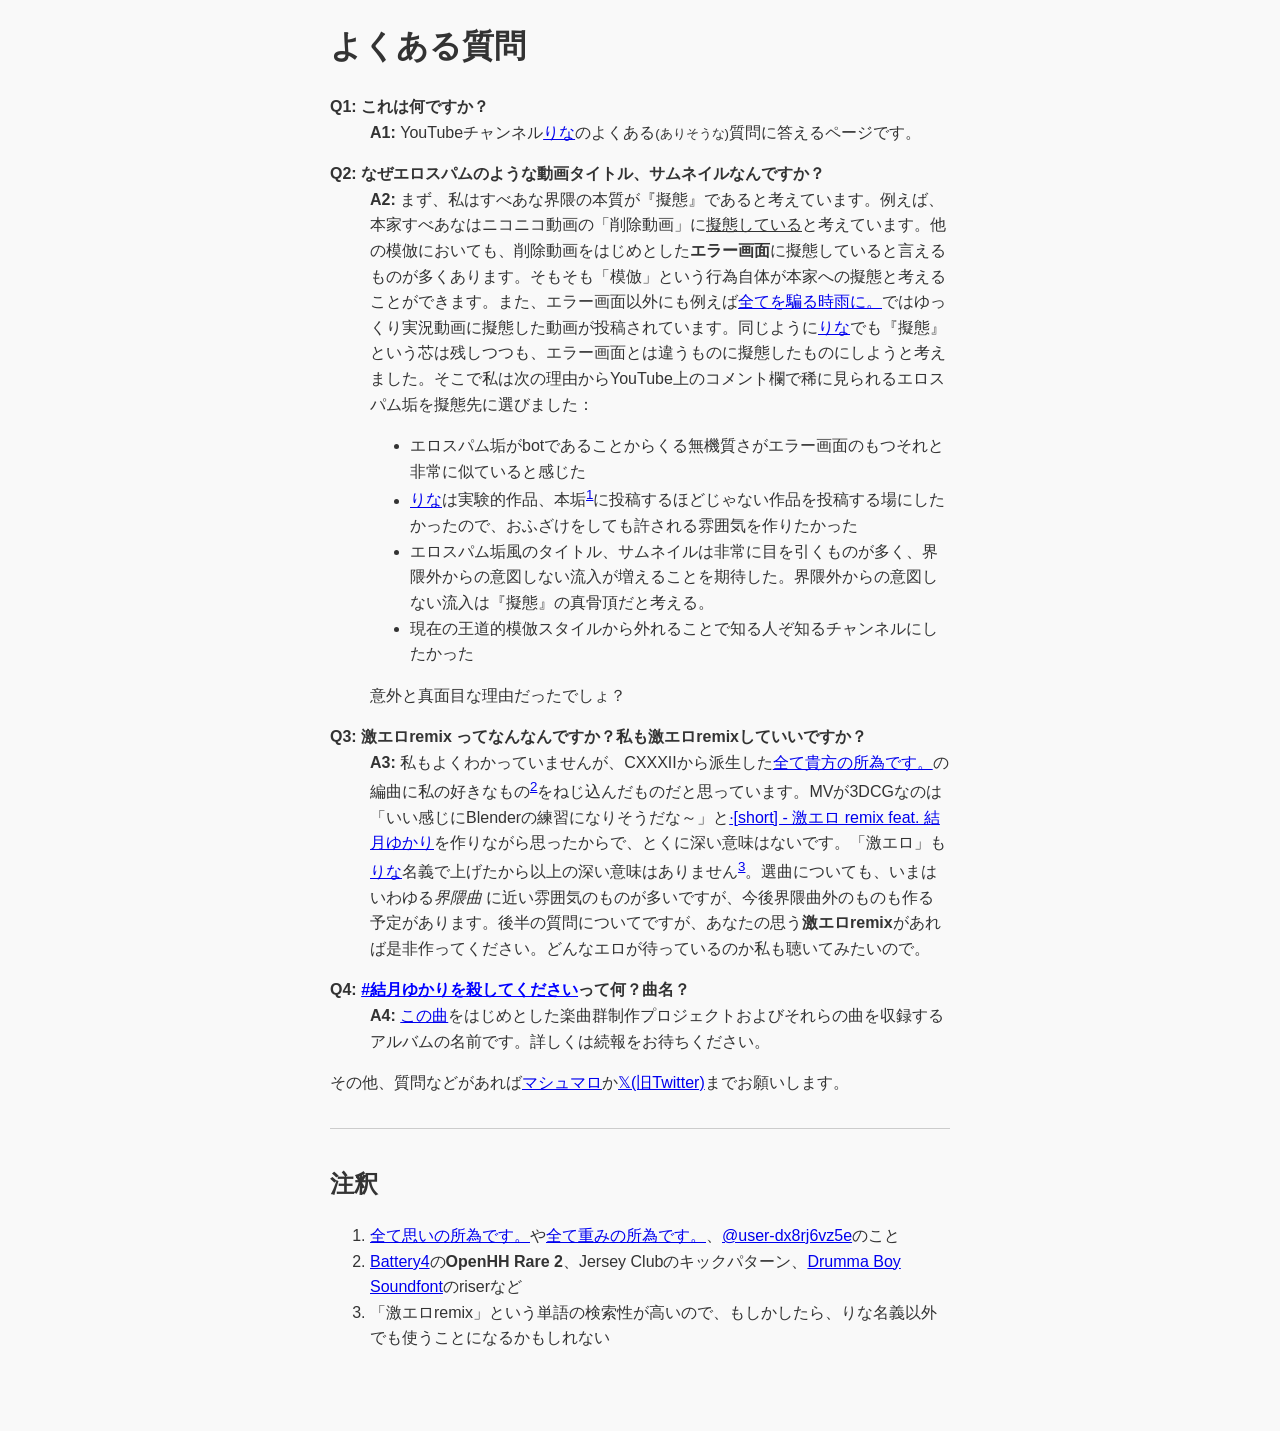
<file: docs/index.html>
<!DOCTYPE html>
<html lang="ja">
<head>
    <meta charset="UTF-8">
    <meta name="viewport" content="width=device-width, initial-scale=1.0">
    <link rel="stylesheet" href="style.css">
    <title>FAQ of りな</title>
</head>
<body>
    <h1>よくある質問</h1>
    <div id="faq-container">
        <dl>
            <dt class="question">これは何ですか？</dt>
            <dd class="answer">YouTubeチャンネル<a href="https://www.youtube.com/@all_was_lie" target="_blank">りな</a>のよくある<small>(ありそうな)</small>質問に答えるページです。</dd>
        </dl>
        <dl>
            <dt class="question">なぜエロスパムのような動画タイトル、サムネイルなんですか？</dt>
            <dd class="answer">まず、私はすべあな界隈の本質が『擬態』であると考えています。例えば、本家すべあなはニコニコ動画の「削除動画」に<u>擬態している</u>と考えています。他の模倣においても、削除動画をはじめとした<b>エラー画面</b>に擬態していると言えるものが多くあります。そもそも「模倣」という行為自体が本家への擬態と考えることができます。また、エラー画面以外にも例えば<a href="https://www.youtube.com/@%E5%85%A8%E3%81%A6%E3%82%92%E9%A8%99%E3%82%8B%E6%99%82%E9%9B%A8%E3%81%AB" target="_blank">全てを騙る時雨に。</a>ではゆっくり実況動画に擬態した動画が投稿されています。同じように<a href="https://www.youtube.com/@all_was_lie" target="_blank">りな</a>でも『擬態』という芯は残しつつも、エラー画面とは違うものに擬態したものにしようと考えました。そこで私は次の理由からYouTube上のコメント欄で稀に見られるエロスパム垢を擬態先に選びました：
            <ul>
                <li>エロスパム垢がbotであることからくる無機質さがエラー画面のもつそれと非常に似ていると感じた</li>
                <li><a href="https://www.youtube.com/@all_was_lie" target="_blank">りな</a>は実験的作品、本垢<sup><a class="footnote" href="#main-account"></a></sup>に投稿するほどじゃない作品を投稿する場にしたかったので、おふざけをしても許される雰囲気を作りたかった</li>
                <li>エロスパム垢風のタイトル、サムネイルは非常に目を引くものが多く、界隈外からの意図しない流入が増えることを期待した。界隈外からの意図しない流入は『擬態』の真骨頂だと考える。</li>
                <li>現在の王道的模倣スタイルから外れることで知る人ぞ知るチャンネルにしたかった</li>
            </ul>
            意外と真面目な理由だったでしょ？
            </dd>
        </dl>
        <dl>
            <dt class="question">激エロremix ってなんなんですか？私も激エロremixしていいですか？</dt>
            <dd class="answer">私もよくわかっていませんが、<a>CXXXII</a>から派生した<a href="https://www.youtube.com/@Or_Should_I">全て貴方の所為です。</a>の編曲に私の好きなもの<sup><a class="footnote" href="#favorite-stuff"></a></sup>をねじ込んだものだと思っています。MVが3DCGなのは「いい感じにBlenderの練習になりそうだな～」と<a href="https://youtu.be/NP5e0RXt8T8" target="_blank">·[short] - 激エロ remix feat. 結月ゆかり</a>を作りながら思ったからで、とくに深い意味はないです。「激エロ」も<a href="https://www.youtube.com/@all_was_lie" target="_blank">りな</a>名義で上げたから以上の深い意味はありません<sup><a class="footnote" href="#geki-search"></a></sup>。選曲についても、いまはいわゆる<i>界隈曲</i> に近い雰囲気のものが多いですが、今後界隈曲外のものも作る予定があります。後半の質問についてですが、あなたの思う<b>激エロremix</b>があれば是非作ってください。どんなエロが待っているのか私も聴いてみたいので。</dd>
        </dl>
        <dl>
            <dt class="question"><span class="pseudo-link">#結月ゆかりを殺してください</span>って何？曲名？</dt>
            <dd class="answer"><a href="https://youtu.be/zsGoZbX3zGw" target="_blank">この曲</a>をはじめとした楽曲群制作プロジェクトおよびそれらの曲を収録するアルバムの名前です。詳しくは続報をお待ちください。</dd>
        </dl>
    </div>
    <div class="question-box">
        その他、質問などがあれば<a href="https://marshmallow-qa.com/totti95u?t=y2VdMv&utm_medium=url_text&utm_source=promotion" target="_blank">マシュマロ</a>か<a href="https://x.com/Totti95U" target="_blank">𝕏(旧Twitter)</a>までお願いします。
    </div>
    <div id="notes">
        <h2>注釈</h2>
        <ol>
            <li id="main-account"><a href="https://www.youtube.com/@subeteomoinoseidesu" target="_blank">全て思いの所為です。</a>や<a href="https://www.youtube.com/@subeteomominoseidesu" target="_blank">全て重みの所為です。</a>、<a href="https://www.youtube.com/@user-dx8rj6vz5e" target="_blank">@user-dx8rj6vz5e</a>のこと</li>
            <li id="favorite-stuff"><a href="https://www.native-instruments.com/en/products/komplete/drums/battery-4/?srsltid=AfmBOoqwJvjFzBr8bydZcFTjFOnXjovBFraLhd-vUc2OJnkcNf9wuMqD" target="_blank">Battery4</a>の<b>OpenHH Rare 2</b>、Jersey Clubのキックパターン、<a href="https://youtu.be/iosSydvr95o" target="_blank">Drumma Boy Soundfont</a>のriserなど</li>
            <li id="geki-search">「激エロremix」という単語の検索性が高いので、もしかしたら、りな名義以外でも使うことになるかもしれない</li>
        </ol>
    </div>
</body>
</html>
</file>
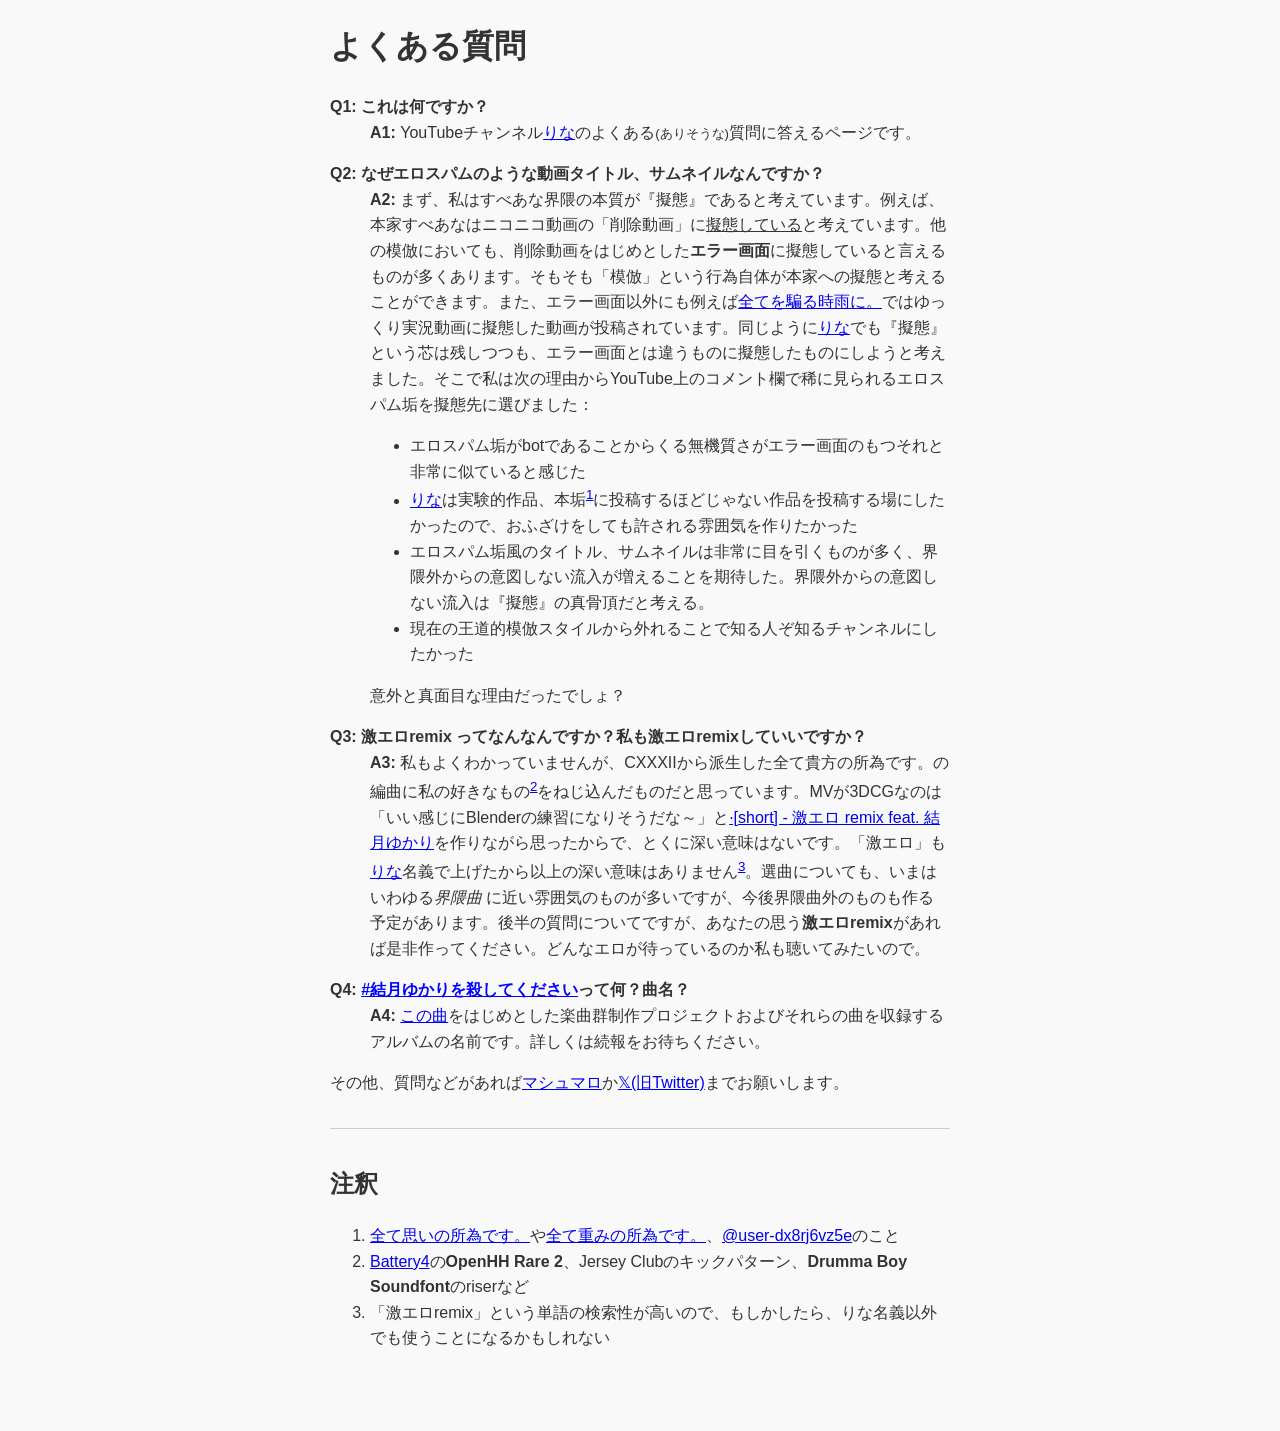
<file: src/index.html>
<!DOCTYPE html>
<html lang="ja">
<head>
    <meta charset="UTF-8">
    <meta name="viewport" content="width=device-width, initial-scale=1.0">
    <link rel="stylesheet" href="style.css">
    <title>FAQ of りな</title>
</head>
<body>
    <h1>よくある質問</h1>
    <div id="faq-container">
        <dl>
            <dt class="question">これは何ですか？</dt>
            <dd class="answer">YouTubeチャンネル<a href="https://www.youtube.com/@all_was_lie">りな</a>のよくある<small>(ありそうな)</small>質問に答えるページです。</dd>
        </dl>
        <dl>
            <dt class="question">なぜエロスパムのような動画タイトル、サムネイルなんですか？</dt>
            <dd class="answer">まず、私はすべあな界隈の本質が『擬態』であると考えています。例えば、本家すべあなはニコニコ動画の「削除動画」に<u>擬態している</u>と考えています。他の模倣においても、削除動画をはじめとした<b>エラー画面</b>に擬態していると言えるものが多くあります。そもそも「模倣」という行為自体が本家への擬態と考えることができます。また、エラー画面以外にも例えば<a href="https://www.youtube.com/@%E5%85%A8%E3%81%A6%E3%82%92%E9%A8%99%E3%82%8B%E6%99%82%E9%9B%A8%E3%81%AB">全てを騙る時雨に。</a>ではゆっくり実況動画に擬態した動画が投稿されています。同じように<a href="https://www.youtube.com/@all_was_lie">りな</a>でも『擬態』という芯は残しつつも、エラー画面とは違うものに擬態したものにしようと考えました。そこで私は次の理由からYouTube上のコメント欄で稀に見られるエロスパム垢を擬態先に選びました：
            <ul>
                <li>エロスパム垢がbotであることからくる無機質さがエラー画面のもつそれと非常に似ていると感じた</li>
                <li><a href="https://www.youtube.com/@all_was_lie">りな</a>は実験的作品、本垢<sup><a class="footnote" href="#main-account"></a></sup>に投稿するほどじゃない作品を投稿する場にしたかったので、おふざけをしても許される雰囲気を作りたかった</li>
                <li>エロスパム垢風のタイトル、サムネイルは非常に目を引くものが多く、界隈外からの意図しない流入が増えることを期待した。界隈外からの意図しない流入は『擬態』の真骨頂だと考える。</li>
                <li>現在の王道的模倣スタイルから外れることで知る人ぞ知るチャンネルにしたかった</li>
            </ul>
            意外と真面目な理由だったでしょ？
            </dd>
        </dl>
        <dl>
            <dt class="question">激エロremix ってなんなんですか？私も激エロremixしていいですか？</dt>
            <dd class="answer">私もよくわかっていませんが、<a>CXXXII</a>から派生した<a>全て貴方の所為です。</a>の編曲に私の好きなもの<sup><a class="footnote" href="#favorite-stuff"></a></sup>をねじ込んだものだと思っています。MVが3DCGなのは「いい感じにBlenderの練習になりそうだな～」と<a href="https://youtu.be/NP5e0RXt8T8">·[short] - 激エロ remix feat. 結月ゆかり</a>を作りながら思ったからで、とくに深い意味はないです。「激エロ」も<a href="https://www.youtube.com/@all_was_lie">りな</a>名義で上げたから以上の深い意味はありません<sup><a class="footnote" href="#geki-search"></a></sup>。選曲についても、いまはいわゆる<i>界隈曲</i> に近い雰囲気のものが多いですが、今後界隈曲外のものも作る予定があります。後半の質問についてですが、あなたの思う<b>激エロremix</b>があれば是非作ってください。どんなエロが待っているのか私も聴いてみたいので。</dd>
        </dl>
        <dl>
            <dt class="question"><span class="pseudo-link">#結月ゆかりを殺してください</span>って何？曲名？</dt>
            <dd class="answer"><a href="https://youtu.be/zsGoZbX3zGw">この曲</a>をはじめとした楽曲群制作プロジェクトおよびそれらの曲を収録するアルバムの名前です。詳しくは続報をお待ちください。</dd>
        </dl>
    </div>
    <div class="question-box">
        その他、質問などがあれば<a href="https://marshmallow-qa.com/totti95u?t=y2VdMv&utm_medium=url_text&utm_source=promotion">マシュマロ</a>か<a href="https://x.com/Totti95U">𝕏(旧Twitter)</a>までお願いします。
    </div>
    <div id="notes">
        <h2>注釈</h2>
        <ol>
            <li id="main-account"><a href="https://www.youtube.com/@subeteomoinoseidesu">全て思いの所為です。</a>や<a href="https://www.youtube.com/@subeteomominoseidesu">全て重みの所為です。</a>、<a href="https://www.youtube.com/@user-dx8rj6vz5e">@user-dx8rj6vz5e</a>のこと</li>
            <li id="favorite-stuff"><a href="https://www.native-instruments.com/en/products/komplete/drums/battery-4/?srsltid=AfmBOoqwJvjFzBr8bydZcFTjFOnXjovBFraLhd-vUc2OJnkcNf9wuMqD">Battery4</a>の<b>OpenHH Rare 2</b>、Jersey Clubのキックパターン、<b>Drumma Boy Soundfont</b>のriserなど</li>
            <li id="geki-search">「激エロremix」という単語の検索性が高いので、もしかしたら、りな名義以外でも使うことになるかもしれない</li>
        </ol>
    </div>
</body>
</html>
</file>
<file: docs/style.css>
body {
    font-family: Arial, sans-serif;
    line-height: 1.6;
    background-color: #f9f9f9;
    color: #333;
    width: 95%;
    max-width: 620px;
    margin: auto;
}

#faq-container {
    counter-reset: question 1 footnote 1;
}

.question {
    font-weight: bold;
}
.question::before{
    content: "Q" counter(question) ": ";
}

.answer::before{
    content: "A" counter(question) ": ";
    font-weight: bold;
}
.answer {
    margin-bottom: 1em;
}
.answer::after{
    content: '';
    counter-increment: question;
}

.footnote::before {
    content: counter(footnote);
}
.footnote::after {
    content: '';
    counter-increment: footnote;
}

.pseudo-link {
    color: blue;
    text-decoration: underline;
    cursor: pointer;
}

#notes {
    margin-top: 2em;
    border-top: 1px solid #ccc;
    padding-top: 1em;
    margin-bottom: 5em;
}
</file>
<file: src/style.css>
body {
    font-family: Arial, sans-serif;
    line-height: 1.6;
    background-color: #f9f9f9;
    color: #333;
    width: 95%;
    max-width: 620px;
    margin: auto;
}

#faq-container {
    counter-reset: question 1 footnote 1;
}

.question {
    font-weight: bold;
}
.question::before{
    content: "Q" counter(question) ": ";
}

.answer::before{
    content: "A" counter(question) ": ";
    font-weight: bold;
}
.answer {
    margin-bottom: 1em;
}
.answer::after{
    content: '';
    counter-increment: question;
}

.footnote::before {
    content: counter(footnote);
}
.footnote::after {
    content: '';
    counter-increment: footnote;
}

.pseudo-link {
    color: blue;
    text-decoration: underline;
    cursor: pointer;
}

#notes {
    margin-top: 2em;
    border-top: 1px solid #ccc;
    padding-top: 1em;
    margin-bottom: 5em;
}
</file>
